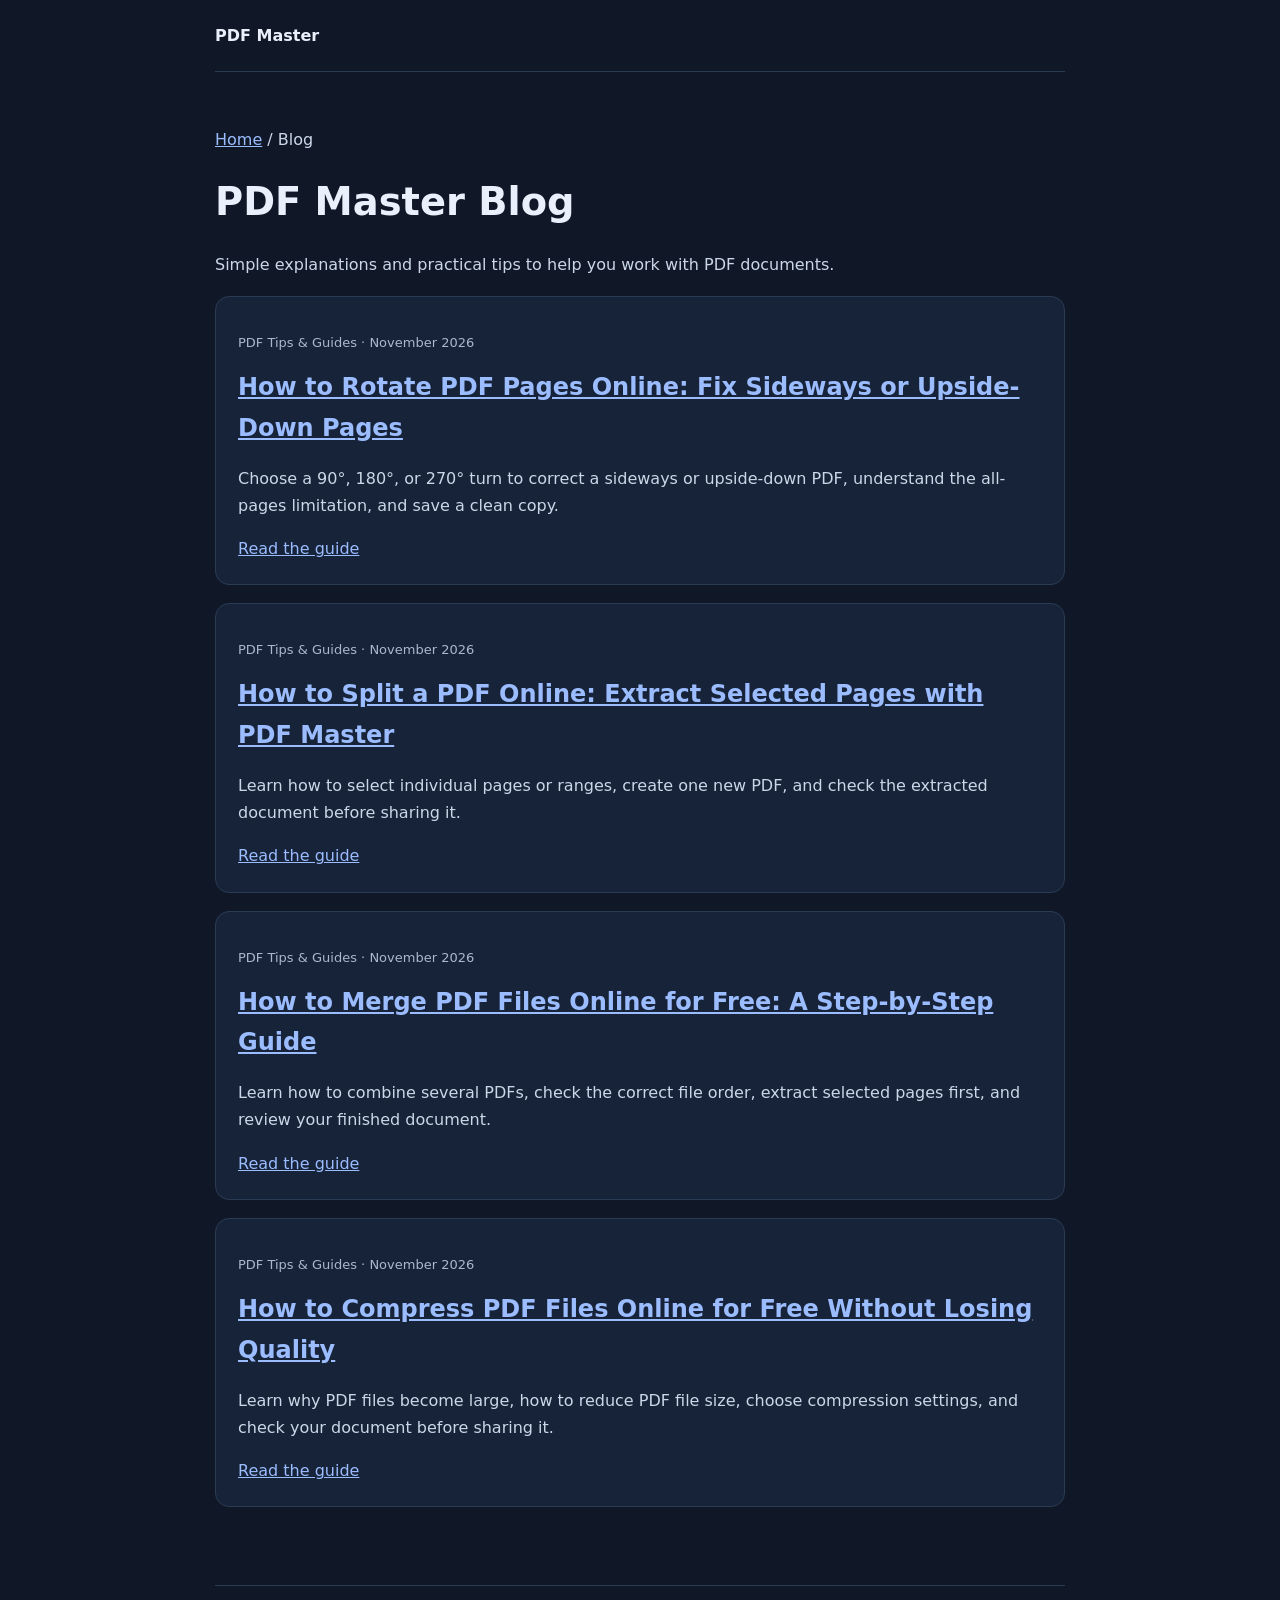
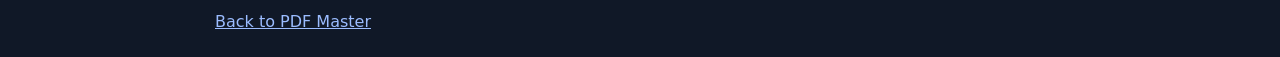
<file: blog/index.html>
<!doctype html><html lang="en"><head><meta charset="UTF-8"><meta name="viewport" content="width=device-width,initial-scale=1"><meta name="description" content="Helpful PDF tips and practical guides from PDF Master."><meta name="robots" content="index,follow"><title>PDF Master Blog | PDF Tips and Guides</title><style>body{margin:0;background:#101827;color:#eaf0fb;font:16px/1.7 system-ui,sans-serif}main,header,footer{width:min(850px,calc(100% - 36px));margin:auto}header,footer{padding:22px 0;border-bottom:1px solid #2a3b55}footer{border-top:1px solid #2a3b55;border-bottom:0;color:#aab8ce}a{color:#9bbcff}.brand{color:#eaf0fb;text-decoration:none;font-weight:750}main{padding:38px 0 60px}article{background:#172338;border:1px solid #2a3b55;border-radius:14px;padding:22px;margin:18px 0}h1{font-size:2.4rem;line-height:1.2}h2{margin:0 0 8px}p{color:#cbd7e8}.meta{font-size:13px;color:#aab8ce}</style></head><body><header><a class="brand" href="../index.html">PDF Master</a></header><main><p><a href="../index.html">Home</a> / Blog</p><h1>PDF Master Blog</h1><p>Simple explanations and practical tips to help you work with PDF documents.</p><article><p class="meta">PDF Tips &amp; Guides · November 2026</p><h2><a href="rotate-pdf-pages-online.html">How to Rotate PDF Pages Online: Fix Sideways or Upside-Down Pages</a></h2><p>Choose a 90°, 180°, or 270° turn to correct a sideways or upside-down PDF, understand the all-pages limitation, and save a clean copy.</p><a href="rotate-pdf-pages-online.html">Read the guide</a></article><article><p class="meta">PDF Tips &amp; Guides · November 2026</p><h2><a href="how-to-split-pdf-online.html">How to Split a PDF Online: Extract Selected Pages with PDF Master</a></h2><p>Learn how to select individual pages or ranges, create one new PDF, and check the extracted document before sharing it.</p><a href="how-to-split-pdf-online.html">Read the guide</a></article><article><p class="meta">PDF Tips &amp; Guides · November 2026</p><h2><a href="how-to-merge-pdf-files-online.html">How to Merge PDF Files Online for Free: A Step-by-Step Guide</a></h2><p>Learn how to combine several PDFs, check the correct file order, extract selected pages first, and review your finished document.</p><a href="how-to-merge-pdf-files-online.html">Read the guide</a></article><article><p class="meta">PDF Tips &amp; Guides · November 2026</p><h2><a href="how-to-compress-pdf-files.html">How to Compress PDF Files Online for Free Without Losing Quality</a></h2><p>Learn why PDF files become large, how to reduce PDF file size, choose compression settings, and check your document before sharing it.</p><a href="how-to-compress-pdf-files.html">Read the guide</a></article></main><footer><a href="../index.html">Back to PDF Master</a></footer></body></html>
</file>
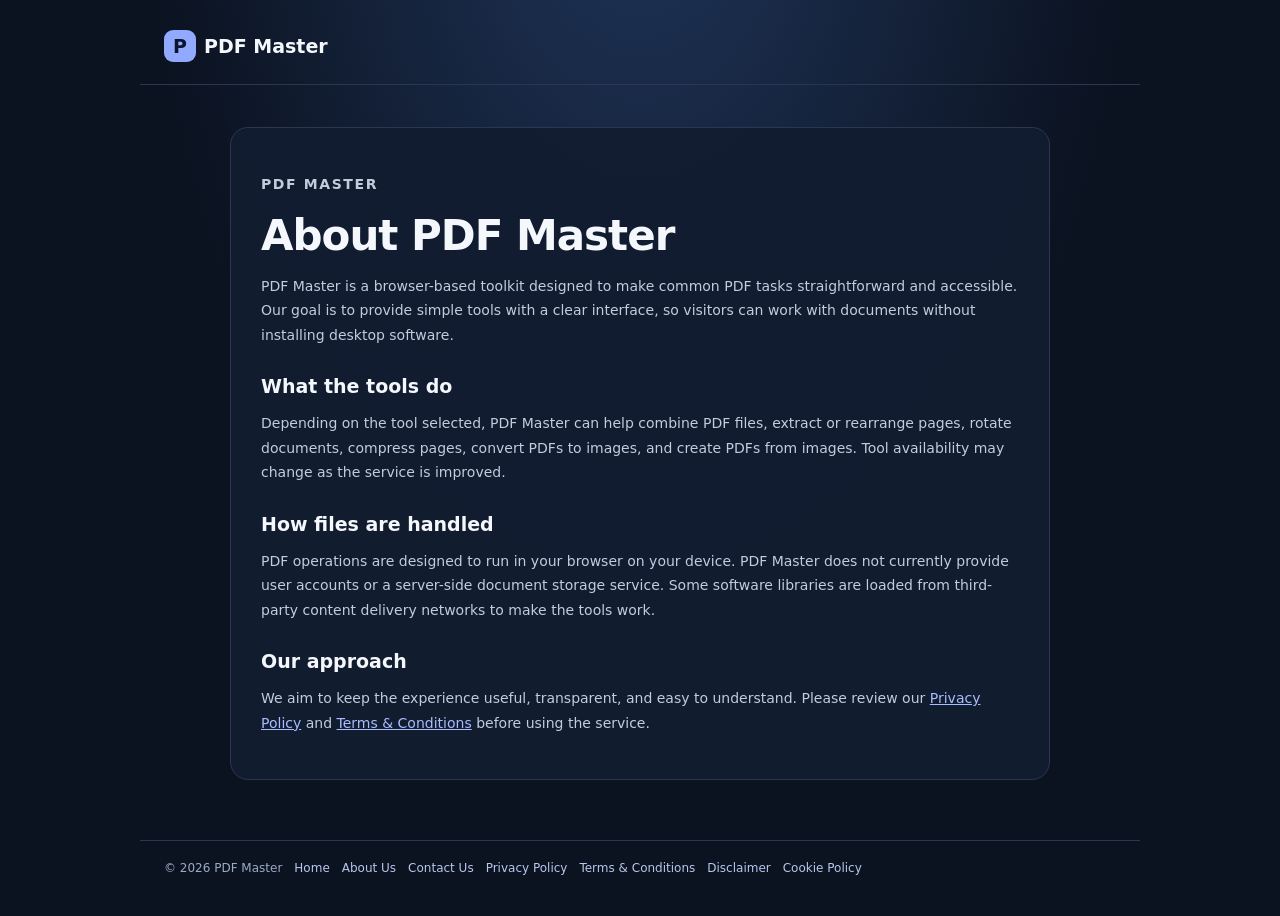
<file: about.html>
<!doctype html>
<html lang="en"><head><meta charset="UTF-8"><meta name="viewport" content="width=device-width,initial-scale=1"><meta name="description" content="About Us for PDF Master."><meta name="robots" content="index,follow"><title>About Us | PDF Master</title><link rel="stylesheet" href="legal.css"></head><body class="legal-body"><header class="legal-header"><a class="legal-brand" href="index.html"><span>P</span>PDF Master</a></header><main class="legal-main"><p class="legal-eyebrow">PDF MASTER</p><h1>About PDF Master</h1><p>PDF Master is a browser-based toolkit designed to make common PDF tasks straightforward and accessible. Our goal is to provide simple tools with a clear interface, so visitors can work with documents without installing desktop software.</p><h2>What the tools do</h2><p>Depending on the tool selected, PDF Master can help combine PDF files, extract or rearrange pages, rotate documents, compress pages, convert PDFs to images, and create PDFs from images. Tool availability may change as the service is improved.</p><h2>How files are handled</h2><p>PDF operations are designed to run in your browser on your device. PDF Master does not currently provide user accounts or a server-side document storage service. Some software libraries are loaded from third-party content delivery networks to make the tools work.</p><h2>Our approach</h2><p>We aim to keep the experience useful, transparent, and easy to understand. Please review our <a href="privacy-policy.html">Privacy Policy</a> and <a href="terms.html">Terms &amp; Conditions</a> before using the service.</p></main><footer class="legal-footer"><span>© 2026 PDF Master</span><a href="index.html">Home</a><a href="about.html">About Us</a><a href="contact.html">Contact Us</a><a href="privacy-policy.html">Privacy Policy</a><a href="terms.html">Terms &amp; Conditions</a><a href="disclaimer.html">Disclaimer</a><a href="cookie-policy.html">Cookie Policy</a></footer></body></html>
</file>
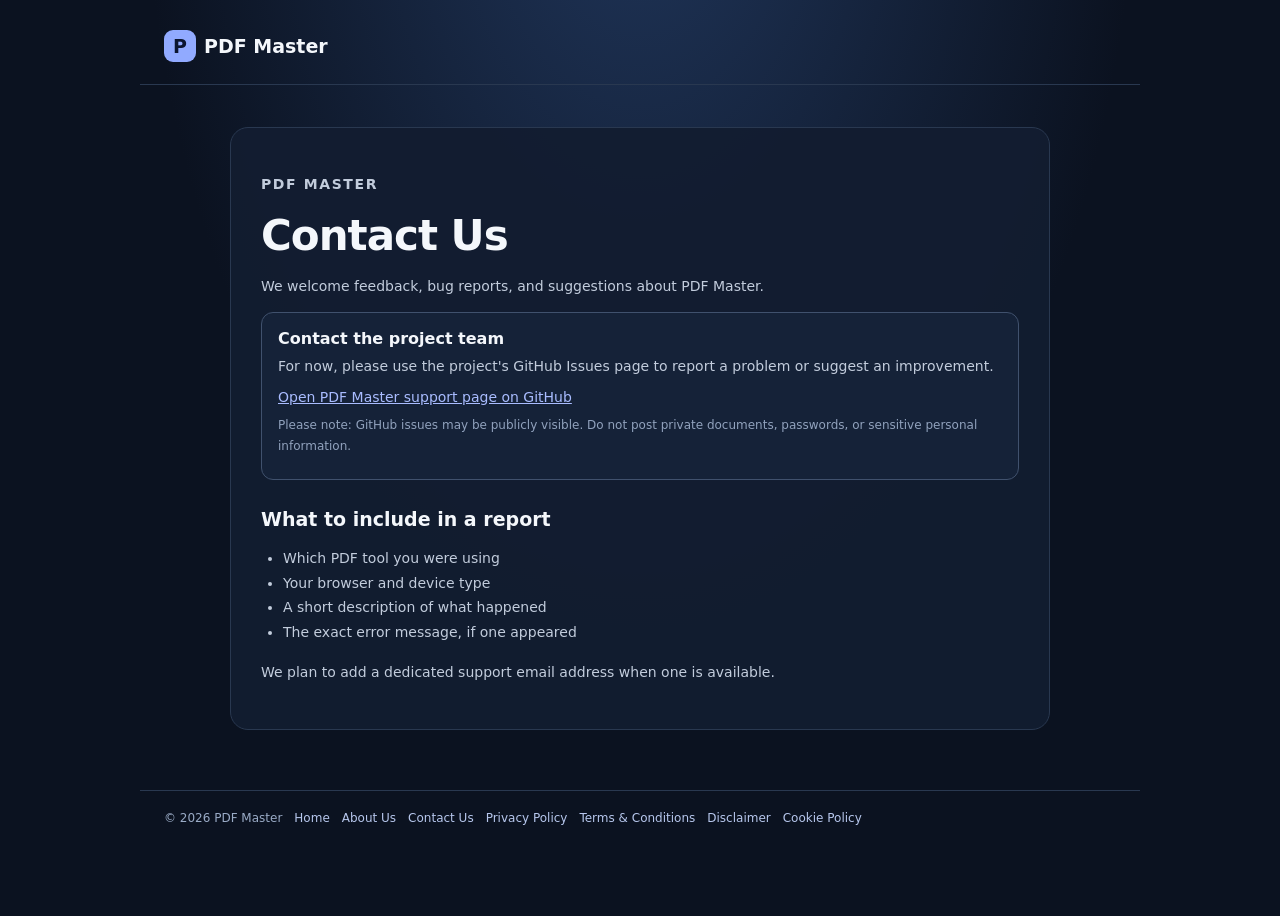
<file: contact.html>
<!doctype html>
<html lang="en"><head><meta charset="UTF-8"><meta name="viewport" content="width=device-width,initial-scale=1"><meta name="description" content="Contact Us for PDF Master."><meta name="robots" content="index,follow"><title>Contact Us | PDF Master</title><link rel="stylesheet" href="legal.css"></head><body class="legal-body"><header class="legal-header"><a class="legal-brand" href="index.html"><span>P</span>PDF Master</a></header><main class="legal-main"><p class="legal-eyebrow">PDF MASTER</p><h1>Contact Us</h1><p>We welcome feedback, bug reports, and suggestions about PDF Master.</p><div class="contact-callout"><strong>Contact the project team</strong><p>For now, please use the project's GitHub Issues page to report a problem or suggest an improvement.</p><p><a href="https://github.com/jamalsb/PDP-MASTER/issues" target="_blank" rel="noopener noreferrer">Open PDF Master support page on GitHub</a></p><p class="legal-updated">Please note: GitHub issues may be publicly visible. Do not post private documents, passwords, or sensitive personal information.</p></div><h2>What to include in a report</h2><ul><li>Which PDF tool you were using</li><li>Your browser and device type</li><li>A short description of what happened</li><li>The exact error message, if one appeared</li></ul><p>We plan to add a dedicated support email address when one is available.</p></main><footer class="legal-footer"><span>© 2026 PDF Master</span><a href="index.html">Home</a><a href="about.html">About Us</a><a href="contact.html">Contact Us</a><a href="privacy-policy.html">Privacy Policy</a><a href="terms.html">Terms &amp; Conditions</a><a href="disclaimer.html">Disclaimer</a><a href="cookie-policy.html">Cookie Policy</a></footer></body></html>
</file>
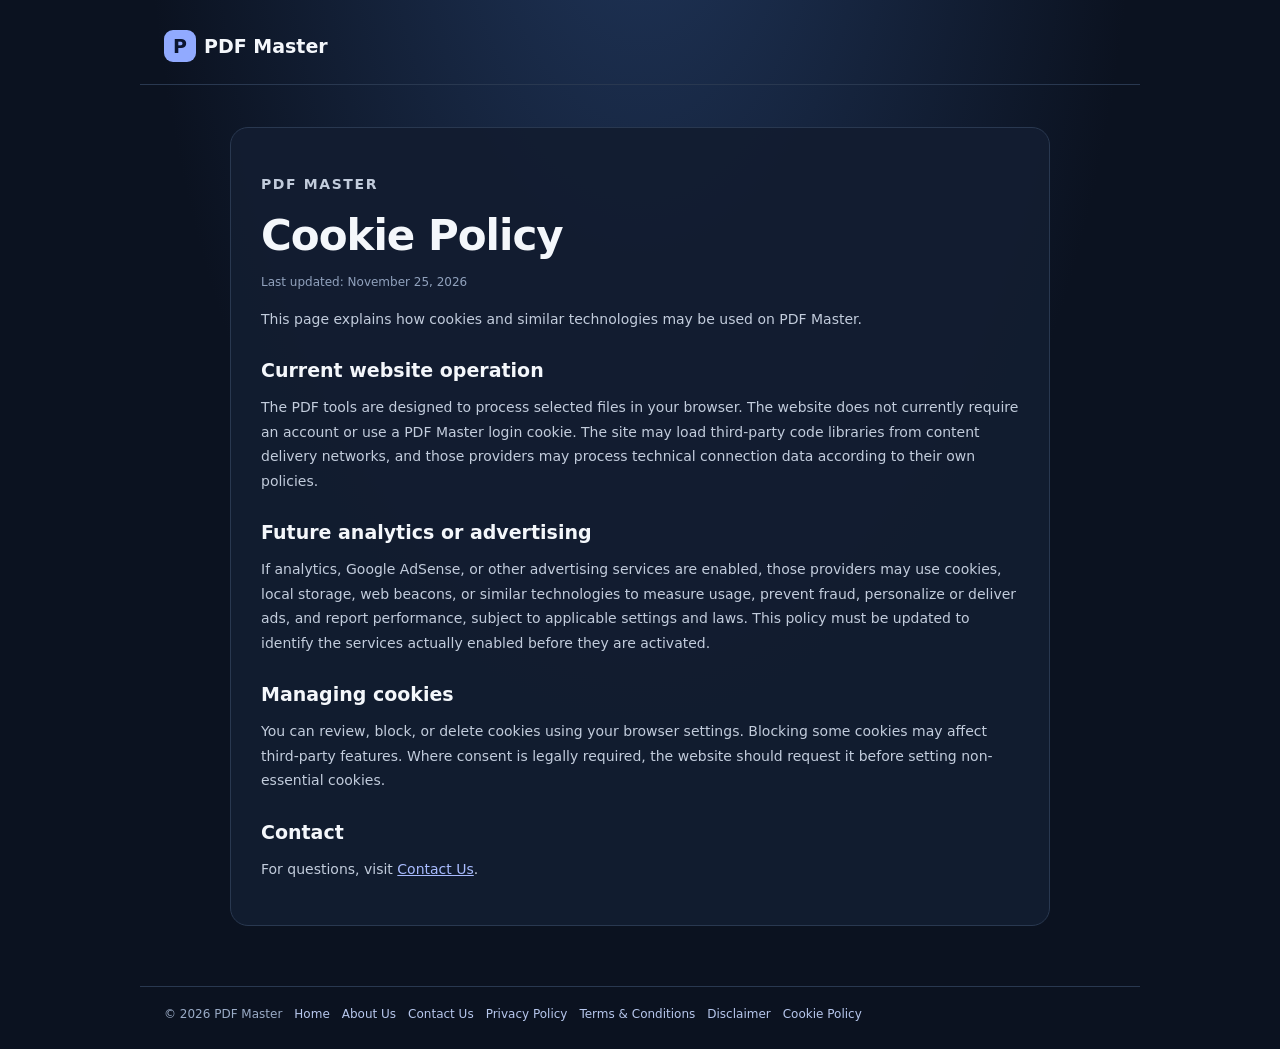
<file: cookie-policy.html>
<!doctype html>
<html lang="en"><head><meta charset="UTF-8"><meta name="viewport" content="width=device-width,initial-scale=1"><meta name="description" content="Cookie Policy for PDF Master."><meta name="robots" content="index,follow"><title>Cookie Policy | PDF Master</title><link rel="stylesheet" href="legal.css"></head><body class="legal-body"><header class="legal-header"><a class="legal-brand" href="index.html"><span>P</span>PDF Master</a></header><main class="legal-main"><p class="legal-eyebrow">PDF MASTER</p><h1>Cookie Policy</h1><p class="legal-updated">Last updated: November 25, 2026</p><p>This page explains how cookies and similar technologies may be used on PDF Master.</p><h2>Current website operation</h2><p>The PDF tools are designed to process selected files in your browser. The website does not currently require an account or use a PDF Master login cookie. The site may load third-party code libraries from content delivery networks, and those providers may process technical connection data according to their own policies.</p><h2>Future analytics or advertising</h2><p>If analytics, Google AdSense, or other advertising services are enabled, those providers may use cookies, local storage, web beacons, or similar technologies to measure usage, prevent fraud, personalize or deliver ads, and report performance, subject to applicable settings and laws. This policy must be updated to identify the services actually enabled before they are activated.</p><h2>Managing cookies</h2><p>You can review, block, or delete cookies using your browser settings. Blocking some cookies may affect third-party features. Where consent is legally required, the website should request it before setting non-essential cookies.</p><h2>Contact</h2><p>For questions, visit <a href="contact.html">Contact Us</a>.</p></main><footer class="legal-footer"><span>© 2026 PDF Master</span><a href="index.html">Home</a><a href="about.html">About Us</a><a href="contact.html">Contact Us</a><a href="privacy-policy.html">Privacy Policy</a><a href="terms.html">Terms &amp; Conditions</a><a href="disclaimer.html">Disclaimer</a><a href="cookie-policy.html">Cookie Policy</a></footer></body></html>
</file>
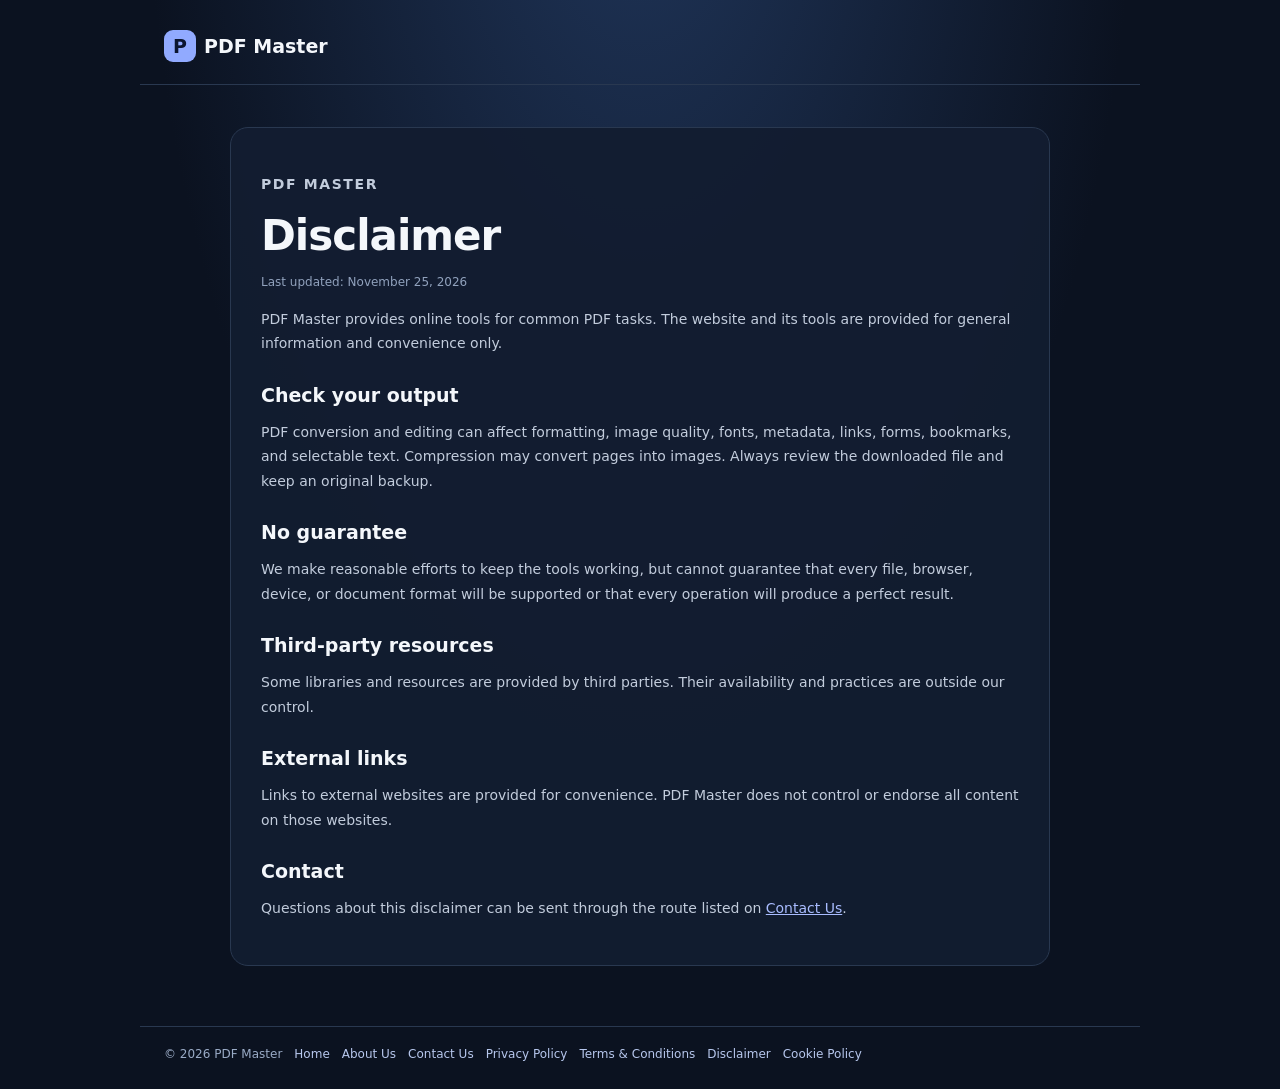
<file: disclaimer.html>
<!doctype html>
<html lang="en"><head><meta charset="UTF-8"><meta name="viewport" content="width=device-width,initial-scale=1"><meta name="description" content="Disclaimer for PDF Master."><meta name="robots" content="index,follow"><title>Disclaimer | PDF Master</title><link rel="stylesheet" href="legal.css"></head><body class="legal-body"><header class="legal-header"><a class="legal-brand" href="index.html"><span>P</span>PDF Master</a></header><main class="legal-main"><p class="legal-eyebrow">PDF MASTER</p><h1>Disclaimer</h1><p class="legal-updated">Last updated: November 25, 2026</p><p>PDF Master provides online tools for common PDF tasks. The website and its tools are provided for general information and convenience only.</p><h2>Check your output</h2><p>PDF conversion and editing can affect formatting, image quality, fonts, metadata, links, forms, bookmarks, and selectable text. Compression may convert pages into images. Always review the downloaded file and keep an original backup.</p><h2>No guarantee</h2><p>We make reasonable efforts to keep the tools working, but cannot guarantee that every file, browser, device, or document format will be supported or that every operation will produce a perfect result.</p><h2>Third-party resources</h2><p>Some libraries and resources are provided by third parties. Their availability and practices are outside our control.</p><h2>External links</h2><p>Links to external websites are provided for convenience. PDF Master does not control or endorse all content on those websites.</p><h2>Contact</h2><p>Questions about this disclaimer can be sent through the route listed on <a href="contact.html">Contact Us</a>.</p></main><footer class="legal-footer"><span>© 2026 PDF Master</span><a href="index.html">Home</a><a href="about.html">About Us</a><a href="contact.html">Contact Us</a><a href="privacy-policy.html">Privacy Policy</a><a href="terms.html">Terms &amp; Conditions</a><a href="disclaimer.html">Disclaimer</a><a href="cookie-policy.html">Cookie Policy</a></footer></body></html>
</file>
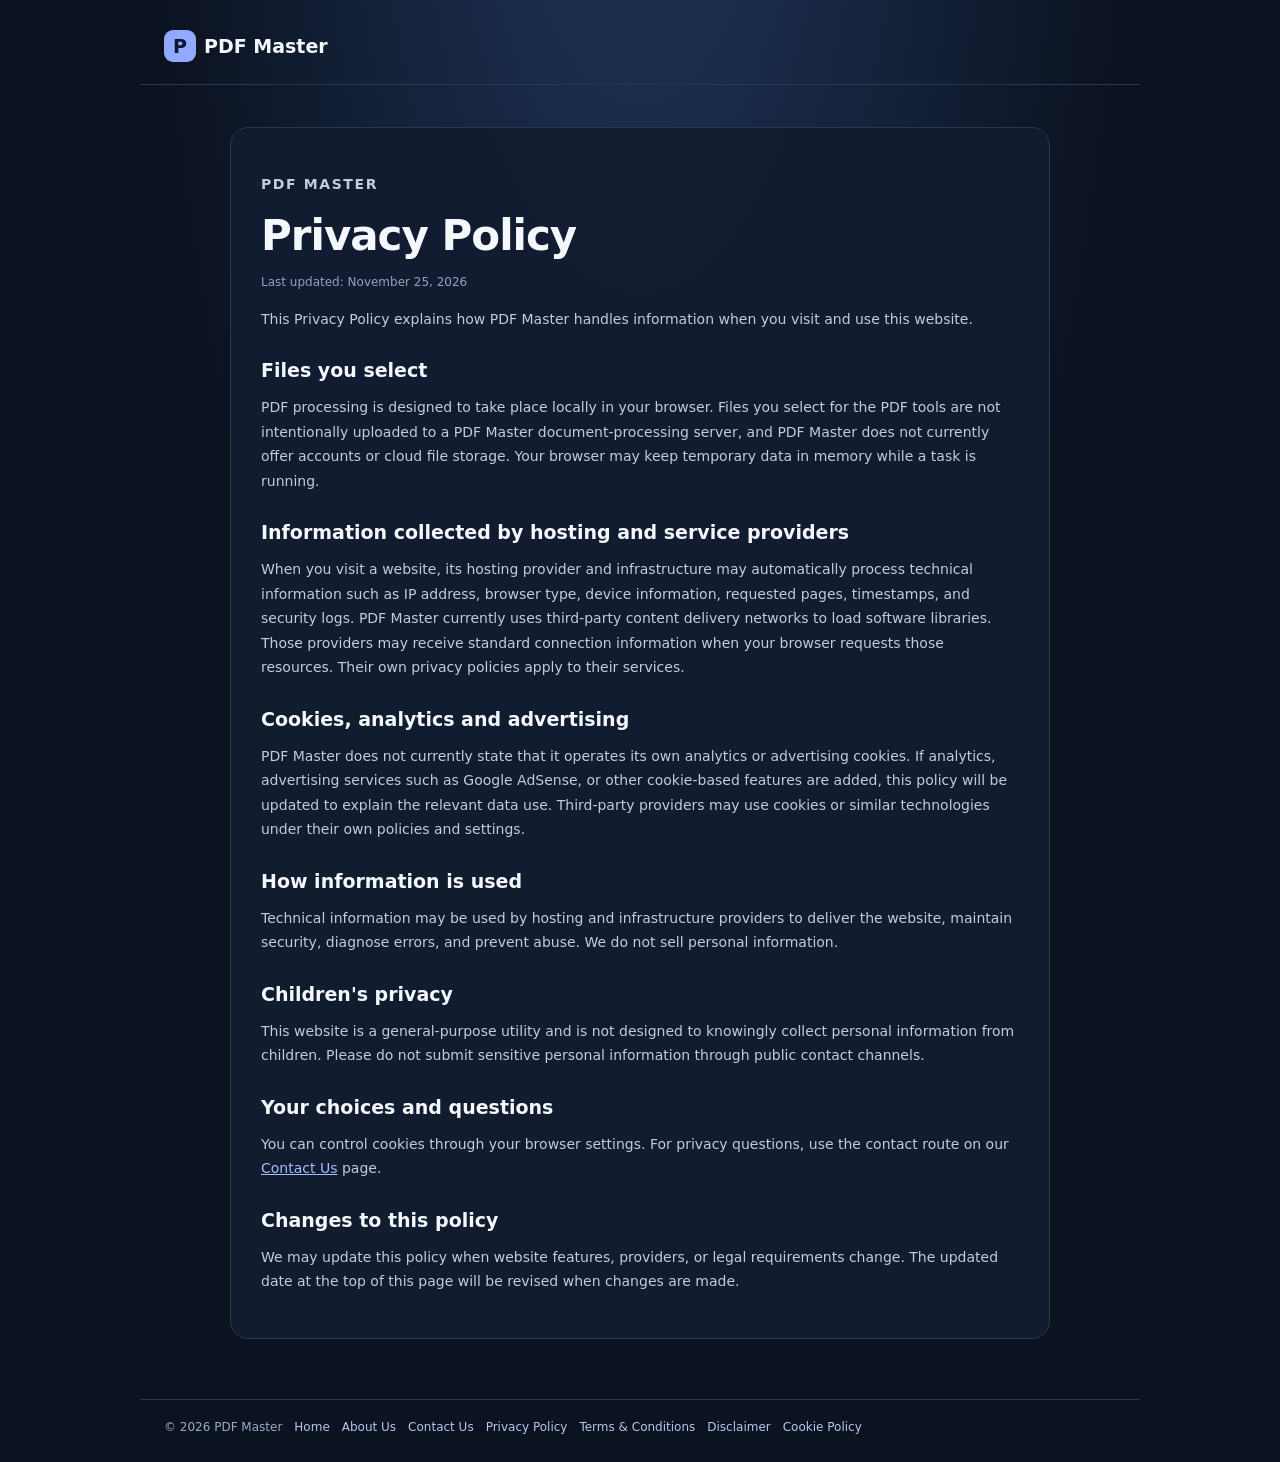
<file: privacy-policy.html>
<!doctype html>
<html lang="en"><head><meta charset="UTF-8"><meta name="viewport" content="width=device-width,initial-scale=1"><meta name="description" content="Privacy Policy for PDF Master."><meta name="robots" content="index,follow"><title>Privacy Policy | PDF Master</title><link rel="stylesheet" href="legal.css"></head><body class="legal-body"><header class="legal-header"><a class="legal-brand" href="index.html"><span>P</span>PDF Master</a></header><main class="legal-main"><p class="legal-eyebrow">PDF MASTER</p><h1>Privacy Policy</h1><p class="legal-updated">Last updated: November 25, 2026</p><p>This Privacy Policy explains how PDF Master handles information when you visit and use this website.</p><h2>Files you select</h2><p>PDF processing is designed to take place locally in your browser. Files you select for the PDF tools are not intentionally uploaded to a PDF Master document-processing server, and PDF Master does not currently offer accounts or cloud file storage. Your browser may keep temporary data in memory while a task is running.</p><h2>Information collected by hosting and service providers</h2><p>When you visit a website, its hosting provider and infrastructure may automatically process technical information such as IP address, browser type, device information, requested pages, timestamps, and security logs. PDF Master currently uses third-party content delivery networks to load software libraries. Those providers may receive standard connection information when your browser requests those resources. Their own privacy policies apply to their services.</p><h2>Cookies, analytics and advertising</h2><p>PDF Master does not currently state that it operates its own analytics or advertising cookies. If analytics, advertising services such as Google AdSense, or other cookie-based features are added, this policy will be updated to explain the relevant data use. Third-party providers may use cookies or similar technologies under their own policies and settings.</p><h2>How information is used</h2><p>Technical information may be used by hosting and infrastructure providers to deliver the website, maintain security, diagnose errors, and prevent abuse. We do not sell personal information.</p><h2>Children's privacy</h2><p>This website is a general-purpose utility and is not designed to knowingly collect personal information from children. Please do not submit sensitive personal information through public contact channels.</p><h2>Your choices and questions</h2><p>You can control cookies through your browser settings. For privacy questions, use the contact route on our <a href="contact.html">Contact Us</a> page.</p><h2>Changes to this policy</h2><p>We may update this policy when website features, providers, or legal requirements change. The updated date at the top of this page will be revised when changes are made.</p></main><footer class="legal-footer"><span>© 2026 PDF Master</span><a href="index.html">Home</a><a href="about.html">About Us</a><a href="contact.html">Contact Us</a><a href="privacy-policy.html">Privacy Policy</a><a href="terms.html">Terms &amp; Conditions</a><a href="disclaimer.html">Disclaimer</a><a href="cookie-policy.html">Cookie Policy</a></footer></body></html>
</file>
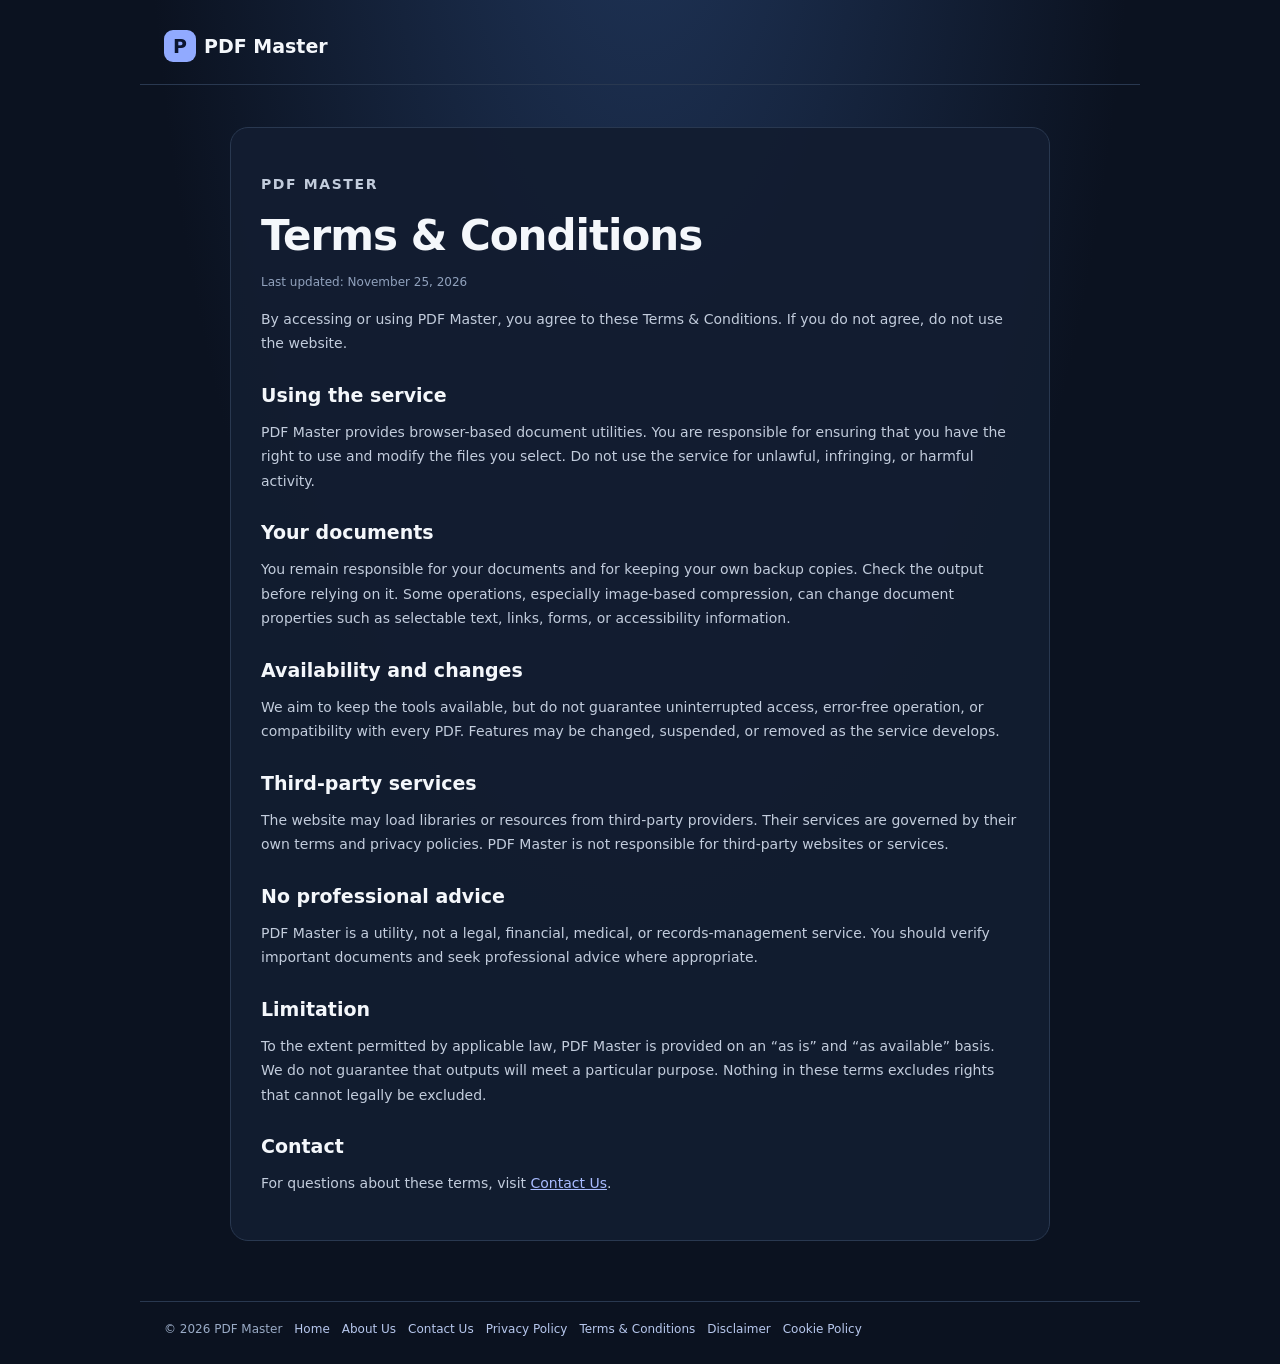
<file: terms.html>
<!doctype html>
<html lang="en"><head><meta charset="UTF-8"><meta name="viewport" content="width=device-width,initial-scale=1"><meta name="description" content="Terms & Conditions for PDF Master."><meta name="robots" content="index,follow"><title>Terms & Conditions | PDF Master</title><link rel="stylesheet" href="legal.css"></head><body class="legal-body"><header class="legal-header"><a class="legal-brand" href="index.html"><span>P</span>PDF Master</a></header><main class="legal-main"><p class="legal-eyebrow">PDF MASTER</p><h1>Terms &amp; Conditions</h1><p class="legal-updated">Last updated: November 25, 2026</p><p>By accessing or using PDF Master, you agree to these Terms &amp; Conditions. If you do not agree, do not use the website.</p><h2>Using the service</h2><p>PDF Master provides browser-based document utilities. You are responsible for ensuring that you have the right to use and modify the files you select. Do not use the service for unlawful, infringing, or harmful activity.</p><h2>Your documents</h2><p>You remain responsible for your documents and for keeping your own backup copies. Check the output before relying on it. Some operations, especially image-based compression, can change document properties such as selectable text, links, forms, or accessibility information.</p><h2>Availability and changes</h2><p>We aim to keep the tools available, but do not guarantee uninterrupted access, error-free operation, or compatibility with every PDF. Features may be changed, suspended, or removed as the service develops.</p><h2>Third-party services</h2><p>The website may load libraries or resources from third-party providers. Their services are governed by their own terms and privacy policies. PDF Master is not responsible for third-party websites or services.</p><h2>No professional advice</h2><p>PDF Master is a utility, not a legal, financial, medical, or records-management service. You should verify important documents and seek professional advice where appropriate.</p><h2>Limitation</h2><p>To the extent permitted by applicable law, PDF Master is provided on an “as is” and “as available” basis. We do not guarantee that outputs will meet a particular purpose. Nothing in these terms excludes rights that cannot legally be excluded.</p><h2>Contact</h2><p>For questions about these terms, visit <a href="contact.html">Contact Us</a>.</p></main><footer class="legal-footer"><span>© 2026 PDF Master</span><a href="index.html">Home</a><a href="about.html">About Us</a><a href="contact.html">Contact Us</a><a href="privacy-policy.html">Privacy Policy</a><a href="terms.html">Terms &amp; Conditions</a><a href="disclaimer.html">Disclaimer</a><a href="cookie-policy.html">Cookie Policy</a></footer></body></html>
</file>
<file: legal.css>
*{box-sizing:border-box}.legal-body{min-height:100vh;background:radial-gradient(ellipse at 50% -20%,#20365b 0,#0b1220 55%);color:#f4f7fb;font-family:Inter,ui-sans-serif,system-ui,-apple-system,"Segoe UI",sans-serif}.legal-header{max-width:1000px;margin:auto;padding:22px 24px;border-bottom:1px solid #293850}.legal-brand{color:#f4f7fb;text-decoration:none;font-weight:800;font-size:19px}.legal-brand span{display:inline-grid;place-items:center;width:32px;height:32px;margin-right:8px;border-radius:9px;background:#91aaff;color:#0b1530}.legal-main{width:min(820px,calc(100% - 32px));margin:42px auto 60px;padding:30px;background:rgba(18,29,48,.96);border:1px solid #293850;border-radius:18px}.legal-eyebrow{color:#91aaff;font-size:10px;font-weight:800;letter-spacing:1.6px}.legal-main h1{margin:8px 0 12px;font-size:clamp(30px,6vw,42px);letter-spacing:-1px}.legal-main h2{margin:28px 0 9px;font-size:19px}.legal-main p,.legal-main li{color:#c2ccdc;font-size:14px;line-height:1.75}.legal-main a{color:#a9bcff}.legal-main ul{padding-left:22px}.legal-updated{color:#91a2bd!important;font-size:12px!important}.legal-footer{max-width:1000px;margin:auto;padding:20px 24px;border-top:1px solid #293850;color:#9aabc6;font-size:12px;display:flex;gap:12px;flex-wrap:wrap}.legal-footer a{color:#b7c7ed;text-decoration:none}.legal-footer a:hover{text-decoration:underline}.contact-callout{padding:16px;border:1px solid #40516d;border-radius:12px;background:#152238}.contact-callout p{margin:6px 0}.legal-main form{display:grid;gap:12px;margin-top:18px}.legal-main label{display:grid;gap:6px;color:#dce5f3;font-size:13px}.legal-main input,.legal-main textarea{width:100%;padding:11px;border:1px solid #40516d;border-radius:8px;background:#0e192b;color:#fff;font:inherit}.legal-main textarea{min-height:120px;resize:vertical}.legal-main button{padding:12px 18px;border:0;border-radius:9px;background:#91aaff;color:#0b1530;font-weight:800;cursor:pointer}@media(max-width:540px){.legal-main{padding:22px 17px;margin:24px auto 40px}.legal-header{padding:16px}.legal-footer{padding:18px 16px}}
</file>
